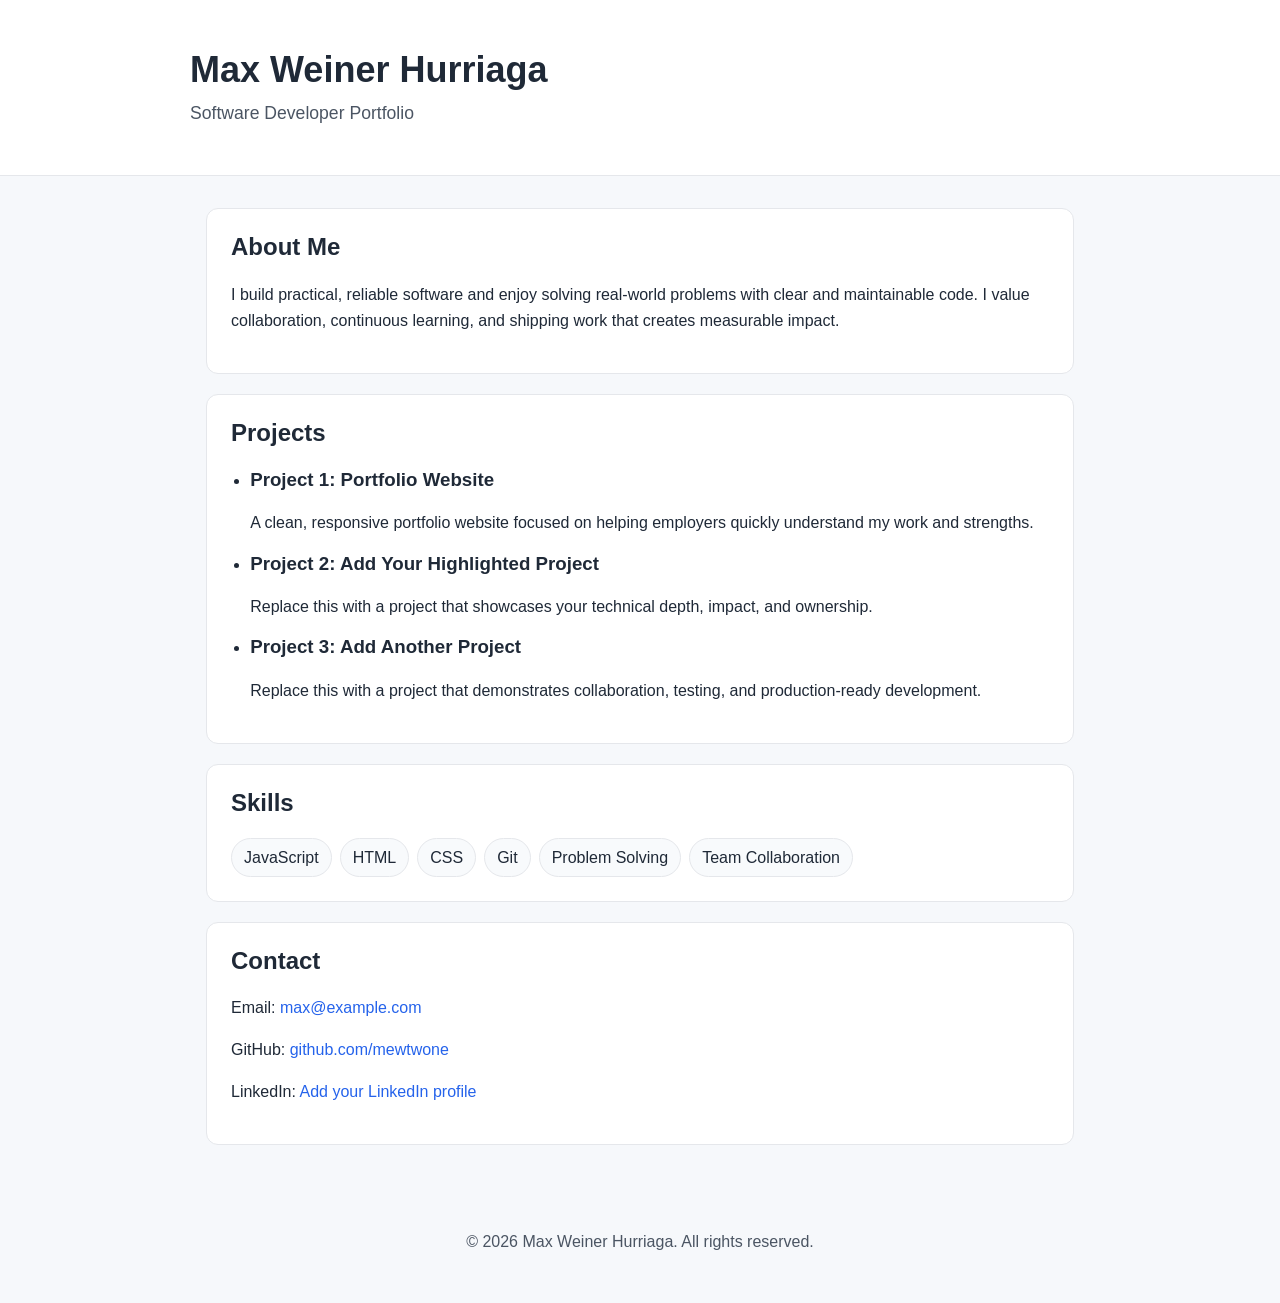
<file: home.html>
<!DOCTYPE html>
<html lang="en">
<head>
  <meta charset="UTF-8">
  <meta name="viewport" content="width=device-width, initial-scale=1.0">
  <title>Max Weiner Hurriaga | Portfolio</title>
  <style>
    :root {
      color-scheme: light;
      --bg: #f6f8fb;
      --surface: #ffffff;
      --text: #1f2937;
      --muted: #4b5563;
      --accent: #2563eb;
      --border: #e5e7eb;
    }

    * {
      box-sizing: border-box;
    }

    body {
      margin: 0;
      font-family: Arial, Helvetica, sans-serif;
      line-height: 1.6;
      color: var(--text);
      background: var(--bg);
    }

    header {
      background: var(--surface);
      border-bottom: 1px solid var(--border);
      padding: 3rem 1rem;
    }

    .container {
      max-width: 900px;
      margin: 0 auto;
    }

    h1, h2, h3 {
      margin-top: 0;
      line-height: 1.2;
    }

    h1 {
      font-size: 2.25rem;
      margin-bottom: 0.5rem;
    }

    .subtitle {
      margin: 0;
      color: var(--muted);
      font-size: 1.1rem;
    }

    main {
      padding: 2rem 1rem 3rem;
    }

    section {
      background: var(--surface);
      border: 1px solid var(--border);
      border-radius: 12px;
      padding: 1.5rem;
      margin-bottom: 1.25rem;
    }

    ul {
      padding-left: 1.2rem;
      margin: 0;
    }

    .project-list li + li {
      margin-top: 1rem;
    }

    .skill-list {
      display: flex;
      flex-wrap: wrap;
      gap: 0.5rem;
      list-style: none;
      padding: 0;
    }

    .skill-list li {
      border: 1px solid var(--border);
      border-radius: 999px;
      padding: 0.35rem 0.75rem;
      background: #f8fafc;
    }

    a {
      color: var(--accent);
      text-decoration: none;
    }

    a:hover,
    a:focus {
      text-decoration: underline;
    }

    footer {
      text-align: center;
      color: var(--muted);
      padding: 0 1rem 2rem;
    }
  </style>
</head>
<body>
  <header>
    <div class="container">
      <h1>Max Weiner Hurriaga</h1>
      <p class="subtitle">Software Developer Portfolio</p>
    </div>
  </header>

  <main class="container">
    <section aria-labelledby="about-heading">
      <h2 id="about-heading">About Me</h2>
      <p>
        I build practical, reliable software and enjoy solving real-world problems with clear and maintainable code.
        I value collaboration, continuous learning, and shipping work that creates measurable impact.
      </p>
    </section>

    <section aria-labelledby="projects-heading">
      <h2 id="projects-heading">Projects</h2>
      <ul class="project-list">
        <li>
          <h3>Project 1: Portfolio Website</h3>
          <p>A clean, responsive portfolio website focused on helping employers quickly understand my work and strengths.</p>
        </li>
        <li>
          <h3>Project 2: Add Your Highlighted Project</h3>
          <p>Replace this with a project that showcases your technical depth, impact, and ownership.</p>
        </li>
        <li>
          <h3>Project 3: Add Another Project</h3>
          <p>Replace this with a project that demonstrates collaboration, testing, and production-ready development.</p>
        </li>
      </ul>
    </section>

    <section aria-labelledby="skills-heading">
      <h2 id="skills-heading">Skills</h2>
      <ul class="skill-list">
        <li>JavaScript</li>
        <li>HTML</li>
        <li>CSS</li>
        <li>Git</li>
        <li>Problem Solving</li>
        <li>Team Collaboration</li>
      </ul>
    </section>

    <section aria-labelledby="contact-heading">
      <h2 id="contact-heading">Contact</h2>
      <p>Email: <a href="mailto:max@example.com">max@example.com</a></p>
      <p>GitHub: <a href="https://github.com/mewtwone">github.com/mewtwone</a></p>
      <p>LinkedIn: <a href="https://www.linkedin.com">Add your LinkedIn profile</a></p>
    </section>
  </main>

  <footer>
    <p>© <span id="year">2026</span> Max Weiner Hurriaga. All rights reserved.</p>
  </footer>
</body>
</html>
</file>
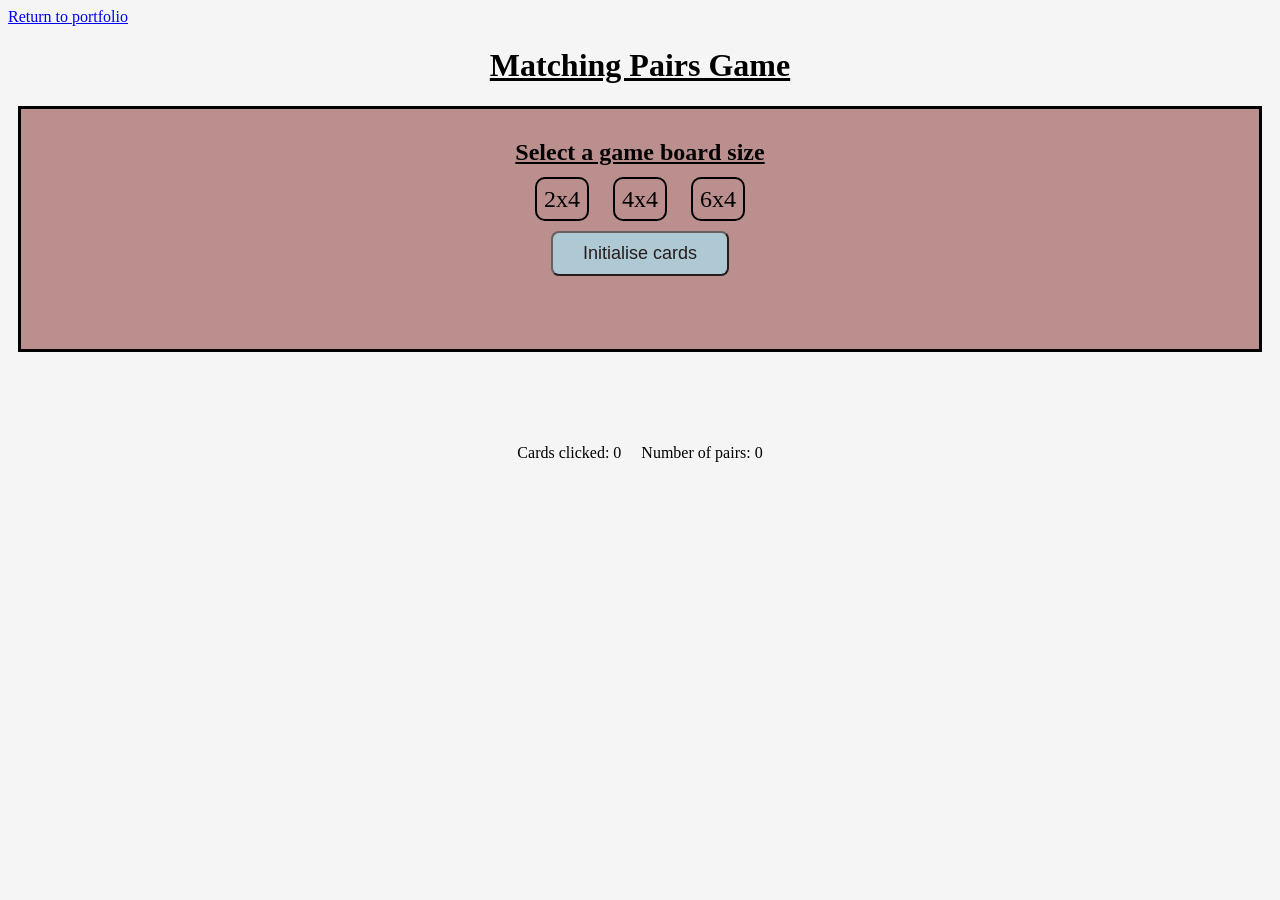
<file: cardGame/mew1.html>
<!DOCTYPE html>
<html lang="en">

<head>
    <meta charset="UTF-8">
    <title>Title</title>
    <link rel="stylesheet" href="mew1.css">
</head>

<body class="bg">
<a href="/Portfolio/">Return to portfolio</a>
<h1 class="center underline"> Matching Pairs Game </h1>
<template id="GameOver">
    <div class="overlayBox">
        <p>Game over! Try again!</p>
        <button id="playAgainBtn">Play Again</button>
    </div>
    <div class="overlayBoxBg"></div>
</template>

<template id="GameOverWin">
    <div id="overlayBox">
        <p>Congratulations!</p>
        <button id="playAgain">Play Again</button>
    </div>
    <div id="overlayBoxBg"></div>
</template>
<div id="win"></div>


<div id="loss"></div>
<div id="bgall">
    <template id="temp">
        <div class="centerbox">
            <h2 class="underline">Select a game board size</h2>

            <input class ="big" type="radio" id ="2x4" name="boardSize" value="2x4">
            <label for="2x4">2x4</label>

            <input type="radio" id ="4x4" name="boardSize" value="4x4">
            <label for="4x4">4x4</label>

            <input type="radio" id ="6x4" name="boardSize" value="6x4">
            <label for="6x4">6x4</label>
            <br><br>
            <button id="startGameBtn">Initialise cards</button>

            <hr class="invis">


            <div id="SSbuttons">

                <button id="btnShuffle" class="center">Shuffle</button>
                <button id="Start" class="center">Start</button>

            </div>
        </div>
    </template>
    <div id="startMenu"></div>
    <div id="cardbg">

        <template id="board4x4Template">
            <section id="board4x4" class="board4x4">

            <div class="card">
                <a onclick="flipCard(this,'images/club_1.png')">
                    <img id="clu1" src="images/back.jpg" alt="back of card">
                </a>
            </div>
            <div class="card">
                <a onclick="flipCard(this,'images/diamond_1.png')">
                    <img id="dia1" src="images/back.jpg" alt="back of card">
                </a>
            </div>
            <div class="card">
                <a onclick="flipCard(this,'images/heart_1.png')">
                    <img id="hea1" src="images/back.jpg" alt="back of card">
                </a>
            </div>
            <div class="card">
                <a onclick="flipCard(this,'images/spade_1.png')">
                    <img id="spa1" src="images/back.jpg" alt="back of card">
                </a>
            </div>
            <div class="card">
                <a onclick="flipCard(this,'images/club_2.png')">
                    <img id="clu2" src="images/back.jpg" alt="back of card">
                </a>
            </div>
            <div class="card">
                <a onclick="flipCard(this,'images/diamond_2.png')">
                    <img id="dia2" src="images/back.jpg" alt="back of card">
                </a>
            </div>
            <div class="card">
                <a onclick="flipCard(this,'images/heart_2.png')">
                    <img id="hea2" src="images/back.jpg" alt="back of card">
                </a>
            </div>
            <div class="card">
                <a onclick="flipCard(this,'images/spade_2.png')">
                    <img id="spa2" src="images/back.jpg" alt="back of card">
                </a>
            </div>

            <div class="card">
                <a onclick="flipCard(this,'images/club_3.png')">
                    <img id="clu3" src="images/back.jpg" alt="back of card">
                </a>
            </div>
            <div class="card">
                <a onclick="flipCard(this,'images/diamond_3.png')">
                    <img id="dia3" src="images/back.jpg" alt="back of card">
                </a>
            </div>
            <div class="card">
                <a onclick="flipCard(this,'images/heart_3.png')">
                    <img id="hea3" src="images/back.jpg" alt="back of card">
                </a>
            </div>
            <div class="card">
                <a onclick="flipCard(this,'images/spade_3.png')">
                    <img id="spa3" src="images/back.jpg" alt="back of card">
                </a>
            </div>
            <div class="card">
                <a onclick="flipCard(this,'images/club_4.png')">
                    <img id="clu4" src="images/back.jpg" alt="back of card">
                </a>
            </div>
            <div class="card">
                <a onclick="flipCard(this,'images/diamond_4.png')">
                    <img id="dia4" src="images/back.jpg" alt="back of card">
                </a>
            </div>
            <div class="card">
                <a onclick="flipCard(this,'images/heart_4.png')">
                    <img id="hea4" src="images/back.jpg" alt="back of card">
                </a>
            </div>
            <div class="card">
                <a onclick="flipCard(this,'images/spade_4.png')">
                    <img id="spa4" src="images/back.jpg" alt="back of card">
                </a>
            </div>
        </section>
        </template>

        <template id="board6x4Template">
            <section id="board6x4" class="board6x4">

            <div class="card">
                <a onclick="flipCard(this,'images/club_1.png')">
                    <img id="c1" src="images/back.jpg" alt="back of card">
                </a>
            </div>
            <div class="card">
                <a onclick="flipCard(this,'images/diamond_1.png')">
                    <img id="d1" src="images/back.jpg" alt="back of card">
                </a>
            </div>
            <div class="card">
                <a onclick="flipCard(this,'images/heart_1.png')">
                    <img id="h1" src="images/back.jpg" alt="back of card">
                </a>
            </div>
            <div class="card">
                <a onclick="flipCard(this,'images/spade_1.png')">
                    <img id="s1" src="images/back.jpg" alt="back of card">
                </a>
            </div>
            <div class="card">
                <a onclick="flipCard(this,'images/club_2.png')">
                    <img id="c2" src="images/back.jpg" alt="back of card">
                </a>
            </div>
            <div class="card">
                <a onclick="flipCard(this,'images/diamond_2.png')">
                    <img id="d2" src="images/back.jpg" alt="back of card">
                </a>
            </div>
            <div class="card">
                <a onclick="flipCard(this,'images/heart_2.png')">
                    <img id="h2" src="images/back.jpg" alt="back of card">
                </a>
            </div>
            <div class="card">
                <a onclick="flipCard(this,'images/spade_2.png')">
                    <img id="s2" src="images/back.jpg" alt="back of card">
                </a>
            </div>

            <div class="card">
                <a onclick="flipCard(this,'images/club_3.png')">
                    <img id="c3" src="images/back.jpg" alt="back of card">
                </a>
            </div>
            <div class="card">
                <a onclick="flipCard(this,'images/diamond_3.png')">
                    <img id="d3" src="images/back.jpg" alt="back of card">
                </a>
            </div>
            <div class="card">
                <a onclick="flipCard(this,'images/heart_3.png')">
                    <img id="h3" src="images/back.jpg" alt="back of card">
                </a>
            </div>
            <div class="card">
                <a onclick="flipCard(this,'images/spade_3.png')">
                    <img id="s3" src="images/back.jpg" alt="back of card">
                </a>
            </div>
            <div class="card">
                <a onclick="flipCard(this,'images/club_4.png')">
                    <img id="c4" src="images/back.jpg" alt="back of card">
                </a>
            </div>
            <div class="card">
                <a onclick="flipCard(this,'images/diamond_4.png')">
                    <img id="d4" src="images/back.jpg" alt="back of card">
                </a>
            </div>
            <div class="card">
                <a onclick="flipCard(this,'images/heart_4.png')">
                    <img id="h4" src="images/back.jpg" alt="back of card">
                </a>
            </div>
            <div class="card">
                <a onclick="flipCard(this,'images/spade_4.png')">
                    <img id="s4" src="images/back.jpg" alt="back of card">
                </a>
            </div>
            <div class="card">
                <a onclick="flipCard(this,'images/diamond_5.png')">
                    <img id="d5" src="images/back.jpg" alt="back of card">
                </a>
            </div>
            <div class="card">
                <a onclick="flipCard(this,'images/heart_5.png')">
                    <img id="h5" src="images/back.jpg" alt="back of card">
                </a>
            </div>
            <div class="card">
                <a onclick="flipCard(this,'images/spade_5.png')">
                    <img id="s5" src="images/back.jpg" alt="back of card">
                </a>
            </div>
            <div class="card">
                <a onclick="flipCard(this,'images/club_5.png')">
                    <img id="c5" src="images/back.jpg" alt="back of card">
                </a>
            </div>
            <div class="card">
                <a onclick="flipCard(this,'images/diamond_6.png')">
                    <img id="d6" src="images/back.jpg" alt="back of card">
                </a>
            </div>
            <div class="card">
                <a onclick="flipCard(this,'images/heart_6.png')">
                    <img id="h6" src="images/back.jpg" alt="back of card">
                </a>
            </div>
            <div class="card">
                <a onclick="flipCard(this,'images/spade_6.png')">
                    <img id="s6" src="images/back.jpg" alt="back of card">
                </a>
            </div>
            <div class="card">
                <a onclick="flipCard(this,'images/club_6.png')">
                    <img id="c6" src="images/back.jpg" alt="back of card">
                </a>
            </div>
        </section>
        </template>

        <template id="board2x4Template">
            <section id="board2x4" class="board2x4">

            <div class="card">
                <a onclick="flipCard(this,'images/club_1.png')">
                    <img id="cl1" src="images/back.jpg" alt="back of card">
                </a>
            </div>
            <div class="card">
                <a onclick="flipCard(this,'images/diamond_1.png')">
                    <img id="di1" src="images/back.jpg" alt="back of card">
                </a>
            </div>
            <div class="card">
                <a onclick="flipCard(this,'images/heart_1.png')">
                    <img id="he1" src="images/back.jpg" alt="back of card">
                </a>
            </div>
            <div class="card">
                <a onclick="flipCard(this,'images/spade_1.png')">
                    <img id="sp1" src="images/back.jpg" alt="back of card">
                </a>
            </div>
            <div class="card">
                <a onclick="flipCard(this,'images/club_2.png')">
                    <img id="cl2" src="images/back.jpg" alt="back of card">
                </a>
            </div>
            <div class="card">
                <a onclick="flipCard(this,'images/diamond_2.png')">
                    <img id="di2" src="images/back.jpg" alt="back of card">
                </a>
            </div>
            <div class="card">
                <a onclick="flipCard(this,'images/heart_2.png')">
                    <img id="he2" src="images/back.jpg" alt="back of card">
                </a>
            </div>
            <div class="card">
                <a onclick="flipCard(this,'images/spade_2.png')">
                    <img id="sp2" src="images/back.jpg" alt="back of card">
                </a>
            </div>
        </section>
        </template>
        <div id="activeBoard"></div>
    </div>
    <div class="clickspairs">
        <p>Cards clicked: <span id="counterDisplay"></span></p>
        <p>Number of pairs: <span id="pairsDisplay"></span></p>
    </div>
</div>



<script src="mew1.js"></script>

</body>
</html>
</file>
<file: cardGame/mew1.css>
.center{
    text-align: center;
}
.bg {
    background-color: whitesmoke;
}
.centerbox{
    margin: 10px;
    width: auto;
    border: 3px solid black;
    padding: 10px;
    background-color: rosybrown;
    text-align: center;
    z-index: 3;
}
.underline{
    text-decoration: underline;
}
.invis{
    visibility: hidden;
}
#SSbuttons{

    text-align: center;
    visibility: hidden;
}
#btnShuffle{
    background-color: lightblue;
}
button{
    padding: 10px 30px;
    margin: 0px 20px;
    font-size: large;
    background-color: lightblue;
    border-radius: 8px;
    opacity: 0.8;
}
label{
    font-size: x-large;
    margin: 0 10px;
    border: 2px solid black;
    padding: 7px;
    border-radius: 10px;
    border-color: black;
}
label:hover{
    color: white;
    cursor: pointer;
    border-color: white;
}
label:active{
    color: lightgreen;
}
input[type="radio"]{

    display: none;
}
input[type="radio"]:checked + label {
    color: #000000;
    border-color: #2ee206;

}
button:hover{
    cursor: pointer;
    opacity: 0.5;
}
.board2x4,.board4x4, .board6x4{
    display: grid;
    justify-content: center;
    gap: 10px;
}

.board2x4{
    grid-template-columns: repeat(4,120px);
    gap: 10px;
}
.board4x4{
    grid-template-columns: repeat(4, 120px);
}
.board6x4{
    grid-template-columns: repeat(4, 120px);
}

.card:hover{
    cursor: pointer;
    opacity: 0.8;
}
.card {
    position: relative;
    display: flex;
    justify-content: center;
    align-items: center;
    margin: 0;

}
.card img{
    display: block;
    width: 100%;
    height: 100%;
}

#cardbg{
    display: flex;
    justify-content: center;
    border: 3px solid black;
    padding: 20px;
    background-color: rosybrown;
    visibility: hidden;
}
#board2x4{
    visibility:hidden;
}


#board6x4{
    visibility: hidden;
}
#temp {
    visibility: visible;
}
.highlight{
    border: 2px yellow solid;
}


#overlayBoxBg {
    position: absolute;
    bottom: 0%;
    right: 0%;
    background-color: rgba(0, 0, 0, 0.7);
    color: white;
    padding: 99999px 99999px;
    border-radius: 0;
    z-index: 1;
    font-size: 24px;

}
#overlayBox {
    position: fixed;
    top: 50%;
    left: 50%;
    transform: translate(-50%, -50%);
    background-color: rgba(255, 255, 255, 1);
    color: black;
    padding: 40px 100px;
    border-radius: 10px;
    z-index: 1000;
    text-align: center;
    font-size: 24px;
    font-family: Calibri;
    font-weight: bold;
}
.clickspairs{
    display: flex;
    justify-content: center;
    gap: 20px;
    margin-top: 20px;
}
.overlayBox {
    position: fixed;
    top: 50%;
    left: 50%;
    transform: translate(-50%, -50%);
    background-color: rgba(255, 255, 255, 1);
    color: black;
    padding: 40px 100px;
    border-radius: 10px;
    z-index: 1000;
    text-align: center;
    font-size: 24px;
    font-family: Calibri;
    font-weight: bold;
}
.overlayBoxBg {
    position: absolute;
    bottom: 0%;
    right: 0%;
    background-color: rgba(0, 0, 0, 0.7);
    color: white;
    padding: 99999px 99999px;
    border-radius: 0;
    z-index: 1;
    font-size: 24px;

}
@media (max-width: 600px) {

    .board2x4{
        grid-template-columns: repeat(2,120px);
    }

    .board4x4{
        grid-template-columns: repeat(2,120px);
    }

    .board6x4{
        grid-template-columns: repeat(2,120px);
    }

}
</file>
